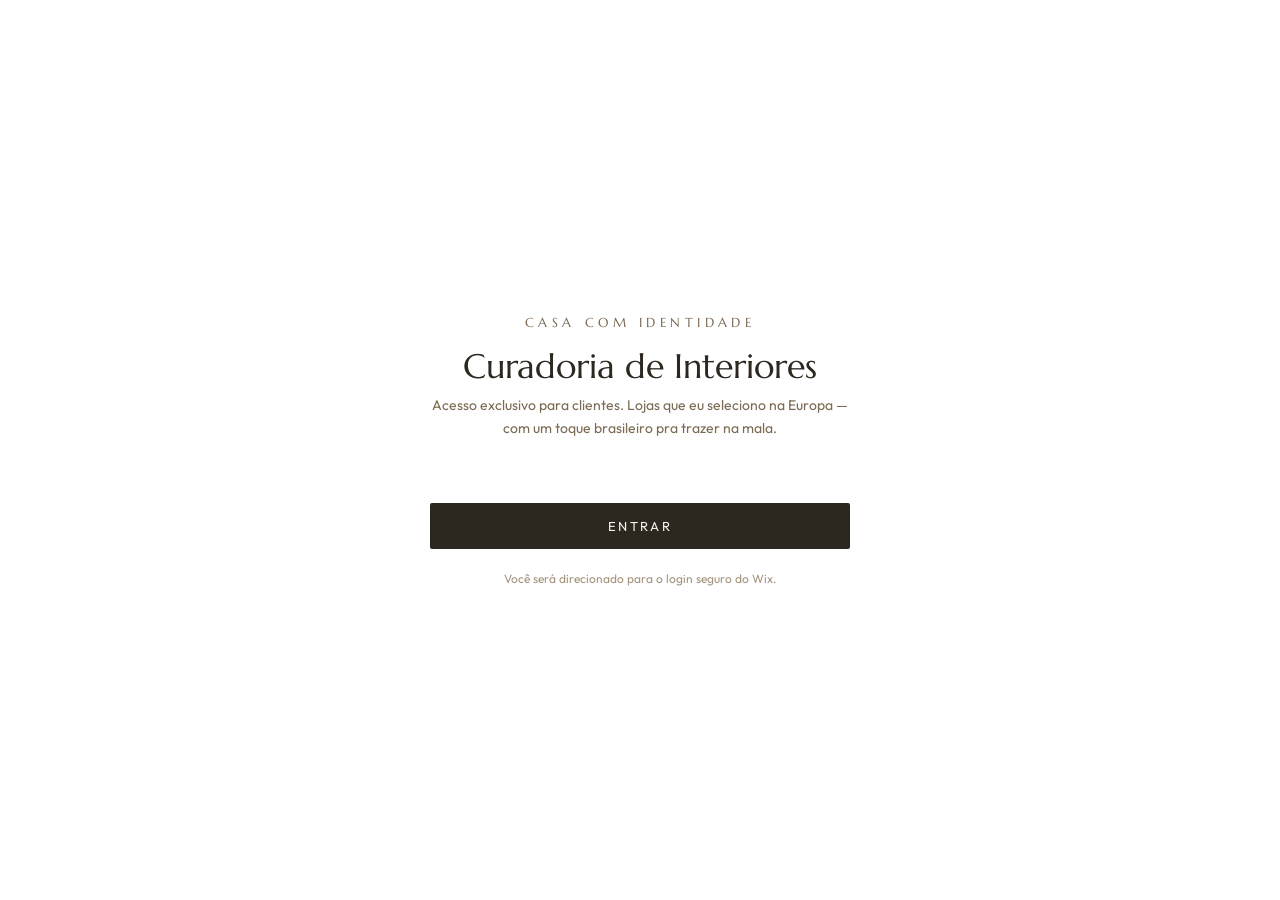
<file: index.html>
<!DOCTYPE html>
<html lang="pt-BR">
<head>
<meta charset="UTF-8">
<meta name="viewport" content="width=device-width, initial-scale=1.0">
<title>Curadoria · Casa com Identidade</title>
<link rel="preconnect" href="https://fonts.googleapis.com">
<link href="https://fonts.googleapis.com/css2?family=Marcellus&family=Cormorant+Garamond:ital,wght@1,500;1,600&family=Outfit:wght@300;400;500;600&display=swap" rel="stylesheet">
<link rel="stylesheet" href="./assets/styles.css">
</head>
<body>

<!-- LOGIN -->
<div id="loginScreen">
  <div class="login-card">
    <div class="mark">Casa com Identidade</div>
    <h1>Curadoria de Interiores</h1>
    <p>Acesso exclusivo para clientes. Lojas que eu seleciono na Europa — com um toque brasileiro pra trazer na mala.</p>
    <input type="text" id="accessName" placeholder="Seu nome" autocomplete="name">
    <div class="login-error" id="loginError"></div>
    <button class="btn-main" id="loginBtn">Entrar</button>
    <div class="login-hint" id="loginHint">Demonstração — digite seu nome para entrar. No site real, o acesso é liberado pela compra na Hotmart.</div>
  </div>
</div>

<!-- APP -->
<header>
  <div class="brand-wrap">
    <div class="brand">CCI <span>· Curadoria</span></div>
    <div class="brand-by">Por Gabriele Pinheiro</div>
  </div>
  <div class="header-actions">
    <button class="chip-btn" id="newsBtn">✦ Novidades</button>
    <button class="chip-btn" id="favBtn">♥ Favoritos <span class="count" id="favCount">0</span></button>
    <a class="chip-btn" id="bonusLink" href="https://pin.it/1rXqLrmLt" target="_blank" rel="noopener" style="text-decoration:none">❖ Caderno de Referências</a>
    <a class="chip-btn" id="igLink" href="https://www.instagram.com/gabrielepinhheiro/" target="_blank" rel="noopener" style="text-decoration:none" aria-label="Instagram">Instagram</a>
    <button class="chip-btn" id="adminBtn" style="display:none">+ Cadastrar produto</button>
    <button class="chip-btn" id="logoutBtn">Sair</button>
  </div>
</header>

<section class="hero">
  <div class="greet" id="greet"></div>
  <h2 id="heroTitle">Móveis e decoração com curadoria, loja a loja.</h2>
  <p id="heroSub">Cada peça abaixo foi avaliada: reputação da loja e países de entrega. Clique na peça para abrir direto na loja.</p>
</section>

<div class="toolbar">
  <label class="search">
    <svg viewBox="0 0 24 24"><circle cx="11" cy="11" r="7"></circle><path d="M21 21l-4.3-4.3"></path></svg>
    <input type="search" id="searchInput" placeholder="Buscar por nome, loja ou referência…">
  </label>
  <div class="country-pick" id="countryPick" style="display:none">
    <span style="font-size:12px;letter-spacing:.12em;text-transform:uppercase;color:var(--bronze)">Você mora em</span>
    <select id="countrySelect"></select>
  </div>
</div>

<nav class="atlas" id="atlas"></nav>
<div class="cats" id="cats"></div>
<main class="grid" id="grid"></main>
<div class="empty" id="emptyState" style="display:none">
  <div class="display">Nada por aqui ainda</div>
  <span id="emptyMsg"></span>
</div>

<footer style="padding:30px 5vw 50px;border-top:1px solid var(--line);text-align:center">
  <button id="legalLink" style="background:none;border:none;color:var(--bronze);font-size:12px;letter-spacing:.1em;text-decoration:underline;cursor:pointer">Aviso legal</button>
</footer>

<!-- ADMIN: cadastro rápido (briefing §5.7) -->
<div id="adminPanel">
  <div class="admin-card">
    <h3>Cadastrar produto</h3>
    <div class="sub">Cole a imagem do produto (Ctrl+V) ou o endereço dela, preencha os campos e use <strong>Salvar + próximo</strong> para cadastrar em sequência. A loja preenche região e entrega automaticamente.</div>

    <div class="field">
      <label>Imagem do produto</label>
      <div class="paste-zone" id="pasteZone" tabindex="0">
        <span class="hint" id="pasteHint"><b>Clique aqui e tecle Ctrl+V</b><br>para colar a imagem, ou arraste um arquivo</span>
      </div>
      <input type="url" id="aImgUrl" placeholder="…ou cole o endereço (URL) da imagem" style="margin-top:8px">
    </div>

    <div class="field">
      <label>Link do produto na loja</label>
      <input type="url" id="aLink" placeholder="https://www.loja.com/produto...">
    </div>

    <div class="row-2">
      <div class="field"><label>Nome (português)</label><input id="aName" placeholder="Ex.: Mesa de jantar Linnea"></div>
      <div class="field"><label>Referência da loja (original)</label><input id="aRef" placeholder="Ex.: Esstisch Linnea Eiche"></div>
    </div>

    <div class="row-2">
      <div class="field"><label>Loja</label><select id="aStore"></select></div>
      <div class="field"><label>Categoria</label><select id="aCat"></select></div>
    </div>

    <div class="field"><label>Entrega (vem da loja)</label><input id="aShips" placeholder="—" readonly style="color:var(--bronze)"></div>

    <div class="field">
      <label>Faixa de preço</label>
      <div class="euro-pick" id="euroPick"></div>
    </div>

    <div class="check-row">
      <input type="checkbox" id="aNew">
      <label for="aNew" style="margin:0;text-transform:none;letter-spacing:0;font-size:13px;color:var(--ink)">Marcar como novidade</label>
      <input type="date" id="aNewUntil" style="display:none;width:auto;padding:8px 10px">
    </div>

    <div class="admin-note" id="adminNote"></div>

    <div class="admin-actions">
      <button class="btn-main" style="flex:1" id="saveNextBtn">Salvar + próximo</button>
      <button class="btn-ghost" id="saveCloseBtn">Salvar</button>
      <button class="btn-ghost" id="adminCloseBtn">Fechar</button>
    </div>
  </div>
</div>

<!-- AVISO LEGAL (briefing §5.2) -->
<div id="legalModal">
  <div class="legal-card">
    <h3>Aviso legal</h3>
    <div class="legal-body" id="legalBody"></div>
    <div class="admin-actions">
      <button class="btn-main" style="flex:1" id="legalAcceptBtn">Li e concordo</button>
      <button class="btn-ghost" id="legalCloseBtn" style="display:none">Fechar</button>
    </div>
  </div>
</div>

<div class="toast" id="toast"></div>

<script type="module" src="./assets/app.js"></script>
</body>
</html>
</file>
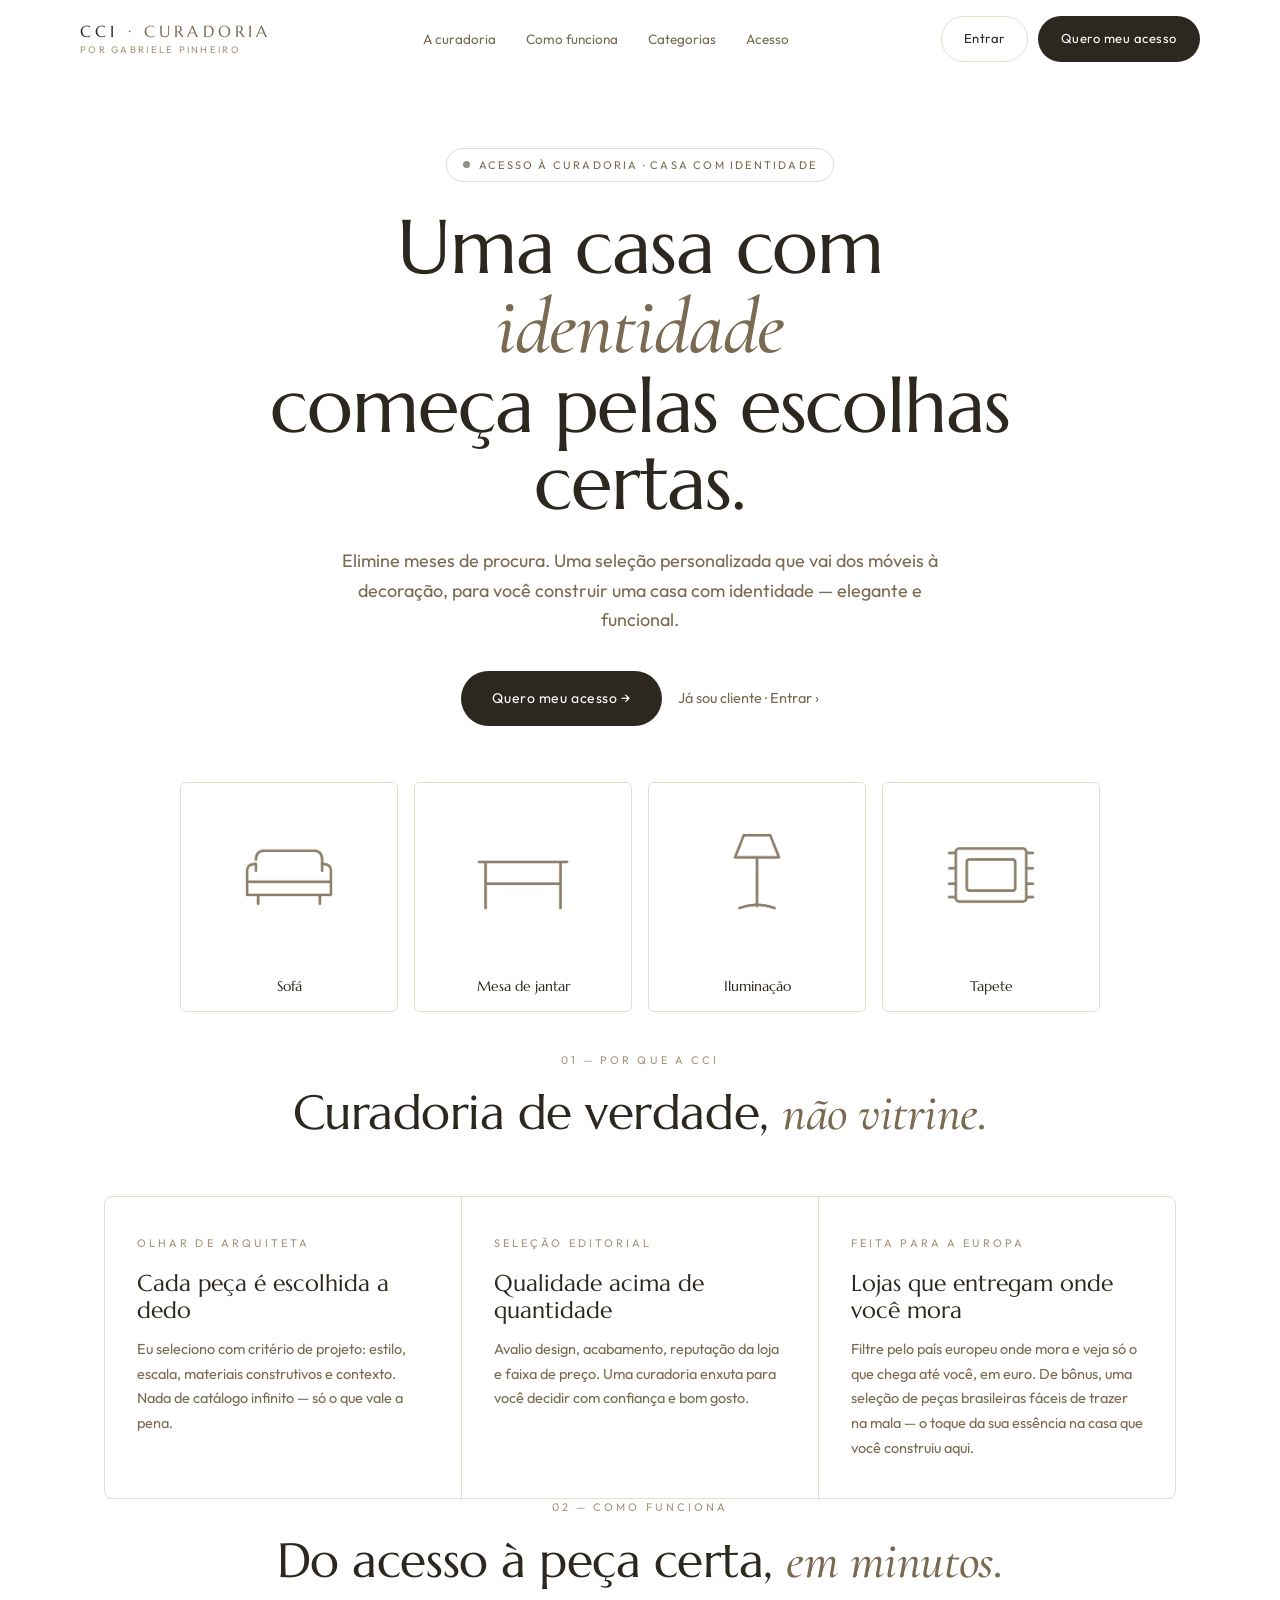
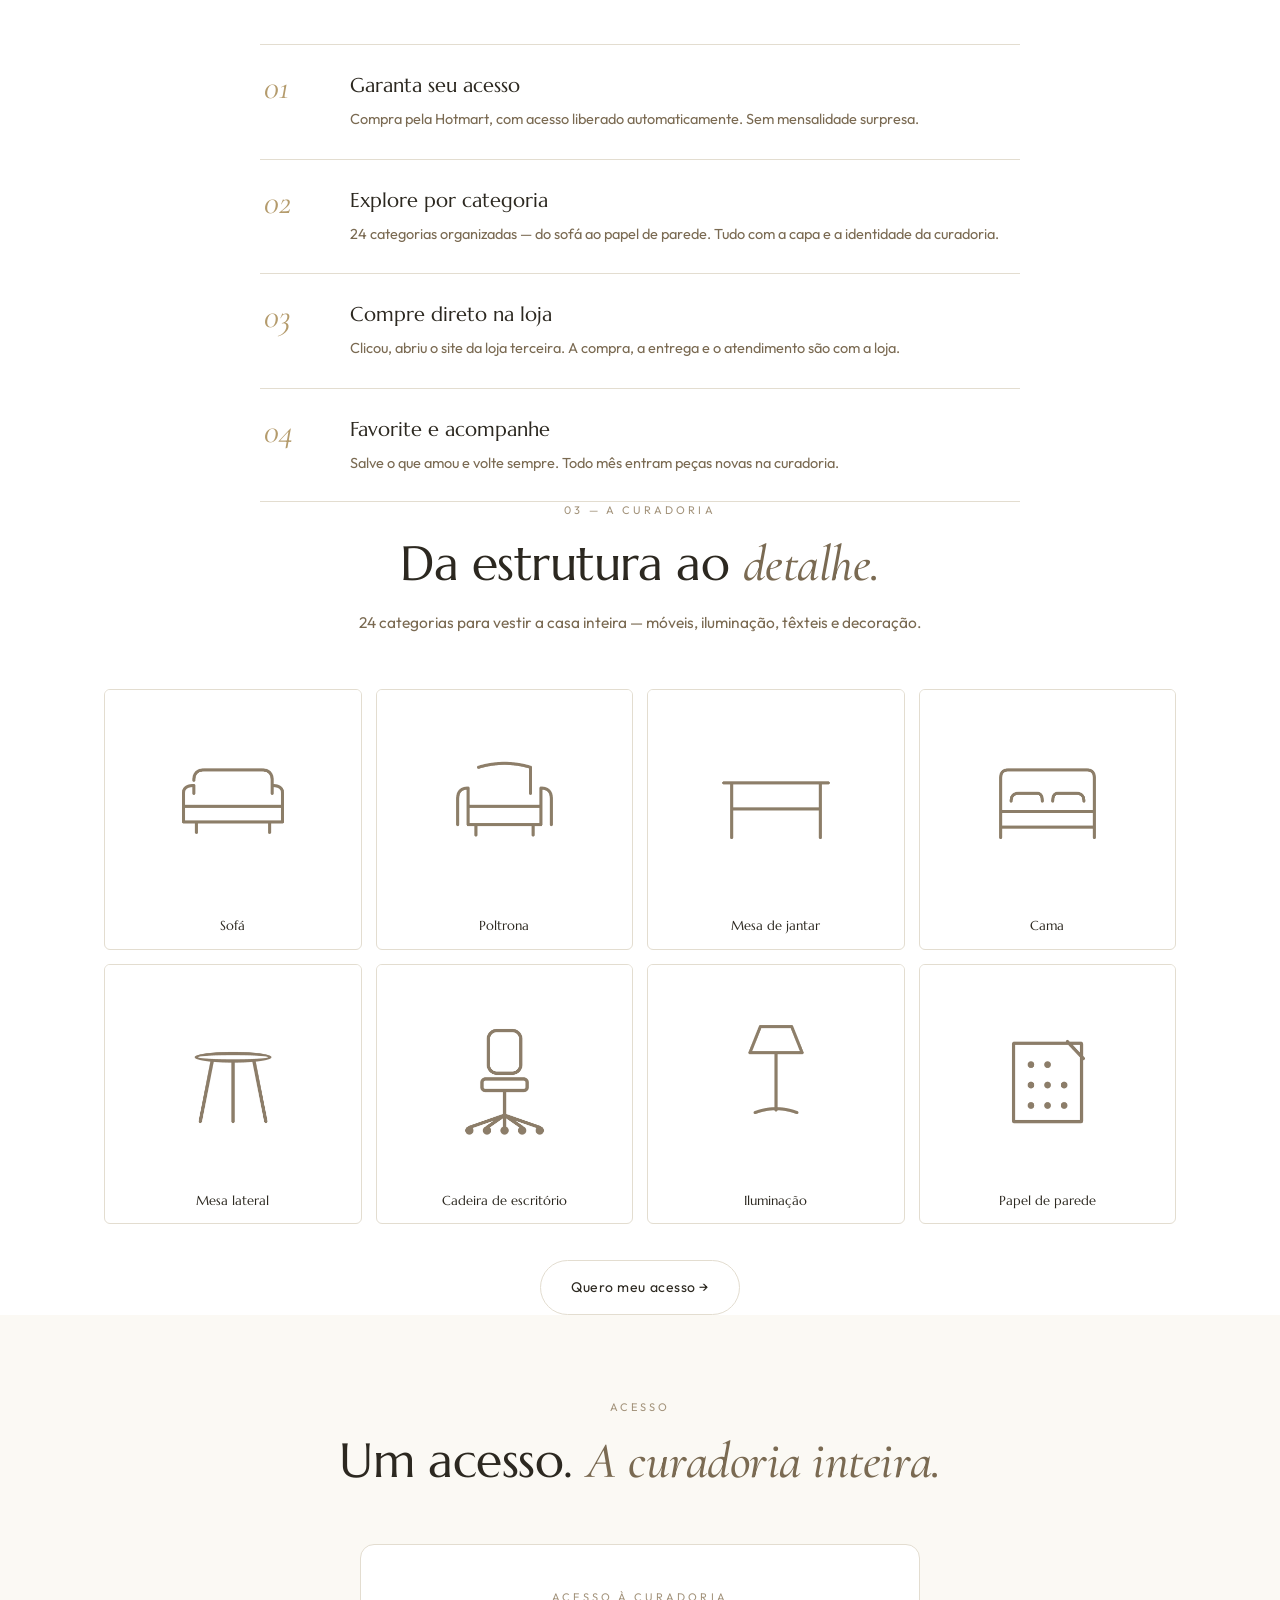
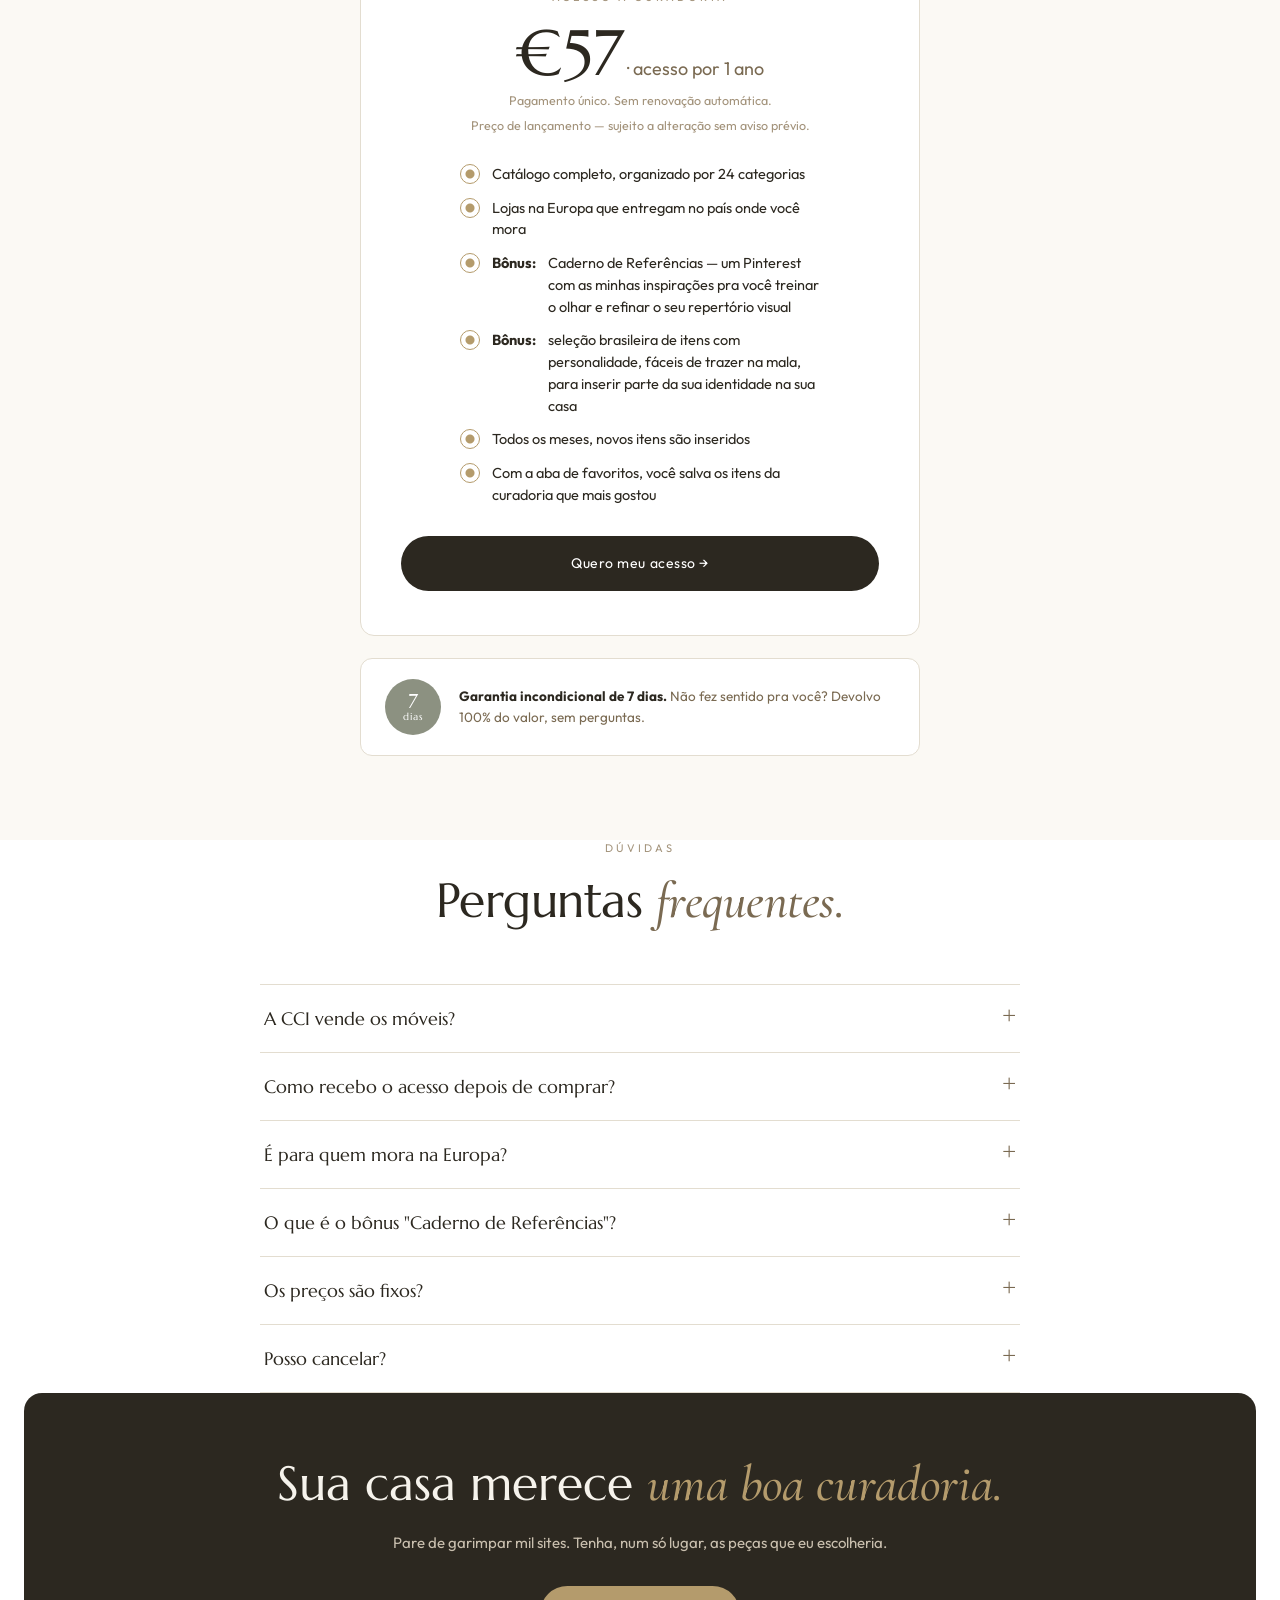
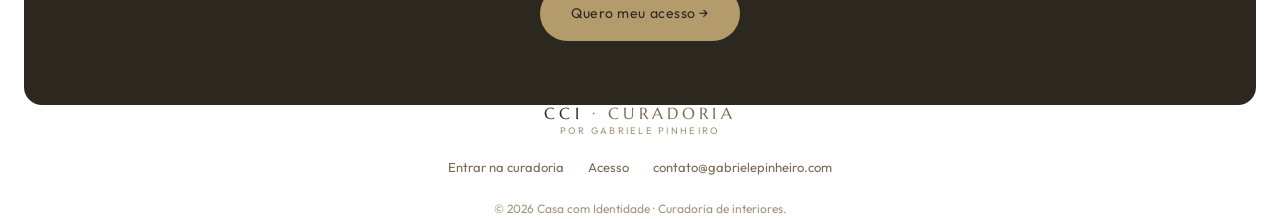
<file: vendas.html>
<!DOCTYPE html>
<html lang="pt-BR">
<head>
<meta charset="UTF-8">
<meta name="viewport" content="width=device-width, initial-scale=1.0">
<title>Casa com Identidade · Acesso à Curadoria</title>
<meta name="description" content="Curadoria de interiores para brasileiros na Europa — móveis e decoração selecionados peça a peça pela arquiteta Gabriele Pinheiro. Com o bônus Caderno de Referências e um toque brasileiro pra trazer na mala.">
<link rel="preconnect" href="https://fonts.googleapis.com">
<link href="https://fonts.googleapis.com/css2?family=Marcellus&family=Cormorant+Garamond:ital,wght@0,500;1,500;1,600&family=Outfit:wght@300;400;500;600;700&display=swap" rel="stylesheet">
<style>
  :root{
    --linen:#F6F3EC; --card:#FFFFFF; --ink:#2C2820;
    --bronze:#7A6A52; --bronze-soft:#A3937B; --sage:#8C9181;
    --line:#E3DDD0; --gold:#B49B6C; --cream:#FBF9F4;
  }
  *{margin:0;padding:0;box-sizing:border-box}
  html{scroll-behavior:smooth}
  body{font-family:'Outfit',sans-serif;background:#FFFFFF;color:var(--ink);line-height:1.5;-webkit-font-smoothing:antialiased}
  a{color:inherit;text-decoration:none}
  .wrap{max-width:1120px;margin:0 auto;padding:0 24px}
  .ital{font-family:'Cormorant Garamond',serif;font-style:italic;font-weight:500}
  .eyebrow{font-size:11px;letter-spacing:.28em;text-transform:uppercase;color:var(--bronze-soft)}

  /* ---------- NAV ---------- */
  .nav-outer{position:sticky;top:0;z-index:50;padding:16px 24px;backdrop-filter:saturate(150%) blur(8px);background:rgba(255,255,255,.78)}
  .nav{max-width:1120px;margin:0 auto;display:flex;align-items:center;justify-content:space-between;gap:20px}
  .logo{display:flex;flex-direction:column;line-height:1.1}
  .logo b{font-family:'Marcellus',serif;font-size:16px;letter-spacing:.26em;text-transform:uppercase;font-weight:400}
  .logo b span{color:var(--bronze)}
  .logo i{font-style:normal;font-size:9.5px;letter-spacing:.24em;text-transform:uppercase;color:var(--bronze-soft);margin-top:3px}
  .nav-links{display:flex;gap:30px;font-size:13.5px;color:var(--bronze)}
  .nav-links a:hover{color:var(--ink)}
  .nav-cta{display:flex;gap:10px;align-items:center}
  .btn{display:inline-flex;align-items:center;gap:8px;font-family:inherit;font-size:13px;letter-spacing:.04em;border-radius:999px;padding:12px 22px;cursor:pointer;transition:all .2s;border:1px solid transparent;white-space:nowrap}
  .btn-dark{background:var(--ink);color:#fff}
  .btn-dark:hover{background:var(--bronze)}
  .btn-outline{background:transparent;border-color:var(--line);color:var(--ink)}
  .btn-outline:hover{border-color:var(--ink)}
  .btn-lg{padding:16px 30px;font-size:14px}

  /* ---------- HERO ---------- */
  .hero{text-align:center;padding:70px 0 40px}
  .pill{display:inline-flex;align-items:center;gap:9px;border:1px solid var(--line);border-radius:999px;padding:8px 16px;font-size:11px;letter-spacing:.2em;text-transform:uppercase;color:var(--bronze)}
  .pill .dot{width:7px;height:7px;border-radius:999px;background:var(--sage)}
  .hero h1{font-family:'Marcellus',serif;font-weight:400;font-size:clamp(38px,6.5vw,76px);line-height:1.02;letter-spacing:-.015em;margin:26px auto 0;max-width:13ch}
  .hero h1 .ital{font-size:1.05em;color:var(--bronze)}
  .hero h1 .muted{color:var(--bronze-soft)}
  .hero .lead{font-size:clamp(15px,1.8vw,18px);color:var(--bronze);max-width:620px;margin:24px auto 0;line-height:1.65}
  .hero .actions{display:flex;gap:16px;align-items:center;justify-content:center;margin-top:36px;flex-wrap:wrap}
  .link-arrow{color:var(--bronze);font-size:14.5px;border-bottom:1px solid transparent;transition:border-color .2s}
  .link-arrow:hover{border-bottom-color:var(--bronze)}

  /* preview collage */
  .preview{margin:56px auto 0;display:grid;grid-template-columns:repeat(4,1fr);gap:16px;max-width:920px}
  .preview figure{border:1px solid var(--line);border-radius:6px;overflow:hidden;background:var(--card)}
  .preview img{width:100%;aspect-ratio:1/.85;object-fit:cover;display:block}
  .preview figcaption{font-family:'Marcellus',serif;font-size:13.5px;text-align:center;padding:10px 4px 14px}
  @media(max-width:720px){ .preview{grid-template-columns:repeat(2,1fr)} }

  /* ---------- SECTION SHELL ---------- */
  section{padding:84px 0}
  .sec-head{text-align:center;max-width:760px;margin:0 auto 54px}
  .sec-head .eyebrow{display:block;margin-bottom:18px}
  .sec-head h2{font-family:'Marcellus',serif;font-weight:400;font-size:clamp(28px,4.4vw,48px);line-height:1.1;letter-spacing:-.01em}
  .sec-head h2 .ital{color:var(--bronze);font-size:1.06em}
  .sec-head p{color:var(--bronze);margin-top:16px;font-size:15.5px;line-height:1.7}

  /* ---------- 01 BENEFÍCIOS ---------- */
  .cols{display:grid;grid-template-columns:repeat(3,1fr);gap:1px;background:var(--line);border:1px solid var(--line);border-radius:8px;overflow:hidden}
  .col{background:#fff;padding:38px 32px}
  .col .eyebrow{display:block;margin-bottom:18px}
  .col h3{font-family:'Marcellus',serif;font-weight:400;font-size:23px;line-height:1.2;margin-bottom:12px;min-height:2.4em}
  @media(max-width:760px){ .col h3{min-height:0} }
  .col p{color:var(--bronze);font-size:14.5px;line-height:1.7}
  @media(max-width:760px){ .cols{grid-template-columns:1fr} }

  /* ---------- 02 COMO FUNCIONA ---------- */
  .steps{max-width:760px;margin:0 auto;display:flex;flex-direction:column;gap:2px}
  .step{display:grid;grid-template-columns:64px 1fr;gap:22px;align-items:start;padding:26px 4px;border-top:1px solid var(--line)}
  .step:last-child{border-bottom:1px solid var(--line)}
  .step .num{font-family:'Cormorant Garamond',serif;font-style:italic;font-size:34px;color:var(--gold);line-height:1}
  .step h3{font-family:'Marcellus',serif;font-weight:400;font-size:20px;margin-bottom:6px}
  .step p{color:var(--bronze);font-size:14.5px;line-height:1.65}

  /* ---------- 03 GALERIA ---------- */
  .gallery{display:grid;grid-template-columns:repeat(4,1fr);gap:14px}
  .gallery figure{border:1px solid var(--line);border-radius:6px;overflow:hidden;background:#fff;transition:transform .2s,box-shadow .2s}
  .gallery figure:hover{transform:translateY(-3px);box-shadow:0 14px 30px rgba(60,50,30,.08)}
  .gallery img{width:100%;aspect-ratio:1/.85;object-fit:cover;display:block}
  .gallery figcaption{font-family:'Marcellus',serif;font-size:13px;text-align:center;padding:9px 4px 13px;color:var(--ink)}
  @media(max-width:860px){ .gallery{grid-template-columns:repeat(3,1fr)} }
  @media(max-width:560px){ .gallery{grid-template-columns:repeat(2,1fr)} }

  /* ---------- PREÇO ---------- */
  .price-sec{background:var(--cream)}
  .price-card{max-width:560px;margin:0 auto;background:#fff;border:1px solid var(--line);border-radius:14px;padding:44px 40px;text-align:center}
  .price-card .eyebrow{display:block;margin-bottom:16px}
  .price-card .value{font-family:'Marcellus',serif;font-size:clamp(40px,7vw,64px);line-height:1;margin:6px 0}
  .price-card .value small{font-size:18px;color:var(--bronze);font-family:'Outfit';font-weight:400}
  .price-card .note{color:var(--bronze-soft);font-size:12.5px;margin-top:6px}
  .incl{list-style:none;text-align:left;max-width:360px;margin:28px auto 30px;display:flex;flex-direction:column;gap:12px}
  .incl li{display:flex;gap:12px;font-size:14.5px;color:var(--ink)}
  .incl li::before{content:"";flex:0 0 18px;height:18px;border-radius:999px;border:1px solid var(--gold);background:radial-gradient(circle at 50% 50%, var(--gold) 0 4px, transparent 5px);margin-top:1px}
  .guarantee{max-width:560px;margin:22px auto 0;display:flex;align-items:center;gap:18px;background:#fff;border:1px solid var(--line);border-radius:12px;padding:20px 24px}
  .guarantee .seal{flex:0 0 56px;height:56px;border-radius:999px;background:var(--sage);color:#fff;display:flex;flex-direction:column;align-items:center;justify-content:center;font-family:'Marcellus',serif;line-height:1}
  .guarantee .seal-n{font-size:20px} .guarantee .seal-u{font-size:10px;letter-spacing:.1em}
  .guarantee p{font-size:13.5px;color:var(--bronze);line-height:1.55}
  .guarantee b{color:var(--ink)}

  /* ---------- FAQ ---------- */
  .faq{max-width:760px;margin:0 auto}
  details{border-top:1px solid var(--line);padding:20px 4px}
  details:last-child{border-bottom:1px solid var(--line)}
  summary{font-family:'Marcellus',serif;font-size:18px;cursor:pointer;list-style:none;display:flex;justify-content:space-between;gap:16px}
  summary::-webkit-details-marker{display:none}
  summary::after{content:"+";color:var(--bronze);font-size:22px;line-height:1}
  details[open] summary::after{content:"–"}
  details p{color:var(--bronze);font-size:14.5px;line-height:1.7;margin-top:14px}

  /* ---------- FINAL CTA + FOOTER ---------- */
  .final{text-align:center;background:var(--ink);color:var(--linen);border-radius:18px;padding:64px 28px;margin:0 24px}
  .final h2{font-family:'Marcellus',serif;font-weight:400;font-size:clamp(30px,4.6vw,48px);line-height:1.1}
  .final h2 .ital{color:var(--gold);font-size:1.06em}
  .final p{color:#C9BFAE;margin:18px auto 30px;max-width:520px;font-size:15px;line-height:1.65}
  .final .btn-dark{background:var(--gold);color:var(--ink)}
  .final .btn-dark:hover{background:#fff}
  footer{padding:54px 0 40px;text-align:center}
  footer .logo{align-items:center}
  footer .f-links{display:flex;gap:24px;justify-content:center;margin:22px 0 18px;font-size:13px;color:var(--bronze)}
  footer .f-links a:hover{color:var(--ink)}
  footer small{color:var(--bronze-soft);font-size:12px}
</style>
</head>
<body>

<!-- NAV -->
<div class="nav-outer">
  <nav class="nav">
    <a class="logo" href="#topo">
      <b>CCI <span>· Curadoria</span></b>
      <i>Por Gabriele Pinheiro</i>
    </a>
    <div class="nav-links">
      <a href="#porque">A curadoria</a>
      <a href="#como">Como funciona</a>
      <a href="#categorias">Categorias</a>
      <a href="#preco">Acesso</a>
    </div>
    <div class="nav-cta">
      <a class="btn btn-outline" href="./index.html">Entrar</a>
      <a class="btn btn-dark" href="#preco">Quero meu acesso</a>
    </div>
  </nav>
</div>

<!-- HERO -->
<header class="hero wrap" id="topo">
  <span class="pill"><span class="dot"></span> Acesso à curadoria · Casa com Identidade</span>
  <h1>Uma casa com <span class="ital">identidade</span><br>começa pelas escolhas certas.</h1>
  <p class="lead">Elimine meses de procura. Uma seleção personalizada que vai dos móveis à decoração, para você construir uma casa com identidade — elegante e funcional.</p>
  <div class="actions">
    <a class="btn btn-dark btn-lg" href="#preco">Quero meu acesso →</a>
    <a class="link-arrow" href="./index.html">Já sou cliente · Entrar ›</a>
  </div>

  <div class="preview">
    <figure><img src="./assets/capas/capa-sofa.png" alt="Sofá"><figcaption>Sofá</figcaption></figure>
    <figure><img src="./assets/capas/capa-mesa-de-jantar.png" alt="Mesa de jantar"><figcaption>Mesa de jantar</figcaption></figure>
    <figure><img src="./assets/capas/capa-luminaria.png" alt="Iluminação"><figcaption>Iluminação</figcaption></figure>
    <figure><img src="./assets/capas/capa-tapete.png" alt="Tapete"><figcaption>Tapete</figcaption></figure>
  </div>
</header>

<!-- 01 POR QUE -->
<section id="porque" class="wrap">
  <div class="sec-head">
    <span class="eyebrow">01 — Por que a CCI</span>
    <h2>Curadoria de verdade, <span class="ital">não vitrine.</span></h2>
  </div>
  <div class="cols">
    <div class="col">
      <span class="eyebrow">Olhar de arquiteta</span>
      <h3>Cada peça é escolhida a dedo</h3>
      <p>Eu seleciono com critério de projeto: estilo, escala, materiais construtivos e contexto. Nada de catálogo infinito — só o que vale a pena.</p>
    </div>
    <div class="col">
      <span class="eyebrow">Seleção editorial</span>
      <h3>Qualidade acima de quantidade</h3>
      <p>Avalio design, acabamento, reputação da loja e faixa de preço. Uma curadoria enxuta para você decidir com confiança e bom gosto.</p>
    </div>
    <div class="col">
      <span class="eyebrow">Feita para a Europa</span>
      <h3>Lojas que entregam onde você mora</h3>
      <p>Filtre pelo país europeu onde mora e veja só o que chega até você, em euro. De bônus, uma seleção de peças brasileiras fáceis de trazer na mala — o toque da sua essência na casa que você construiu aqui.</p>
    </div>
  </div>
</section>

<!-- 02 COMO FUNCIONA -->
<section id="como" class="wrap">
  <div class="sec-head">
    <span class="eyebrow">02 — Como funciona</span>
    <h2>Do acesso à peça certa, <span class="ital">em minutos.</span></h2>
  </div>
  <div class="steps">
    <div class="step"><div class="num">01</div><div><h3>Garanta seu acesso</h3><p>Compra pela Hotmart, com acesso liberado automaticamente. Sem mensalidade surpresa.</p></div></div>
    <div class="step"><div class="num">02</div><div><h3>Explore por categoria</h3><p>24 categorias organizadas — do sofá ao papel de parede. Tudo com a capa e a identidade da curadoria.</p></div></div>
    <div class="step"><div class="num">03</div><div><h3>Compre direto na loja</h3><p>Clicou, abriu o site da loja terceira. A compra, a entrega e o atendimento são com a loja.</p></div></div>
    <div class="step"><div class="num">04</div><div><h3>Favorite e acompanhe</h3><p>Salve o que amou e volte sempre. Todo mês entram peças novas na curadoria.</p></div></div>
  </div>
</section>

<!-- 03 CATEGORIAS -->
<section id="categorias" class="wrap">
  <div class="sec-head">
    <span class="eyebrow">03 — A curadoria</span>
    <h2>Da estrutura ao <span class="ital">detalhe.</span></h2>
    <p>24 categorias para vestir a casa inteira — móveis, iluminação, têxteis e decoração.</p>
  </div>
  <div class="gallery">
    <figure><img src="./assets/capas/capa-sofa.png" alt=""><figcaption>Sofá</figcaption></figure>
    <figure><img src="./assets/capas/capa-poltrona.png" alt=""><figcaption>Poltrona</figcaption></figure>
    <figure><img src="./assets/capas/capa-mesa-de-jantar.png" alt=""><figcaption>Mesa de jantar</figcaption></figure>
    <figure><img src="./assets/capas/capa-cama.png" alt=""><figcaption>Cama</figcaption></figure>
    <figure><img src="./assets/capas/capa-mesa-lateral.png" alt=""><figcaption>Mesa lateral</figcaption></figure>
    <figure><img src="./assets/capas/capa-cadeira-de-escritorio.png" alt=""><figcaption>Cadeira de escritório</figcaption></figure>
    <figure><img src="./assets/capas/capa-luminaria.png" alt=""><figcaption>Iluminação</figcaption></figure>
    <figure><img src="./assets/capas/capa-papel-de-parede.png" alt=""><figcaption>Papel de parede</figcaption></figure>
  </div>
  <div style="text-align:center;margin-top:36px"><a class="btn btn-outline btn-lg" href="#preco">Quero meu acesso →</a></div>
</section>

<!-- PREÇO -->
<section id="preco" class="price-sec">
  <div class="wrap">
    <div class="sec-head">
      <span class="eyebrow">Acesso</span>
      <h2>Um acesso. <span class="ital">A curadoria inteira.</span></h2>
    </div>
    <div class="price-card">
      <span class="eyebrow">Acesso à curadoria</span>
      <div class="value">€57<small> · acesso por 1 ano</small></div>
      <div class="note">Pagamento único. Sem renovação automática.</div>
      <div class="note">Preço de lançamento — sujeito a alteração sem aviso prévio.</div>
      <ul class="incl">
        <li>Catálogo completo, organizado por 24 categorias</li>
        <li>Lojas na Europa que entregam no país onde você mora</li>
        <li><b>Bônus:</b> Caderno de Referências — um Pinterest com as minhas inspirações pra você treinar o olhar e refinar o seu repertório visual</li>
        <li><b>Bônus:</b> seleção brasileira de itens com personalidade, fáceis de trazer na mala, para inserir parte da sua identidade na sua casa</li>
        <li>Todos os meses, novos itens são inseridos</li>
        <li>Com a aba de favoritos, você salva os itens da curadoria que mais gostou</li>
      </ul>
      <a class="btn btn-dark btn-lg" href="https://pay.hotmart.com/H106199806T" target="_blank" rel="noopener" style="width:100%;justify-content:center">Quero meu acesso →</a>
    </div>
    <div class="guarantee">
      <div class="seal"><span class="seal-n">7</span><span class="seal-u">dias</span></div>
      <p><b>Garantia incondicional de 7 dias.</b> Não fez sentido pra você? Devolvo 100% do valor, sem perguntas.</p>
    </div>
  </div>
</section>

<!-- FAQ -->
<section class="wrap">
  <div class="sec-head">
    <span class="eyebrow">Dúvidas</span>
    <h2>Perguntas <span class="ital">frequentes.</span></h2>
  </div>
  <div class="faq">
    <details><summary>A CCI vende os móveis?</summary><p>Não. A Casa com Identidade é uma curadoria indicativa. A compra acontece diretamente no site da loja terceira — eu apenas seleciono e organizo as melhores peças para você.</p></details>
    <details><summary>Como recebo o acesso depois de comprar?</summary><p>O acesso é liberado automaticamente pela Hotmart após a compra. Você entra com seu e-mail e já começa a navegar.</p></details>
    <details><summary>É para quem mora na Europa?</summary><p>Sim — a curadoria é pensada para brasileiros que vivem na Europa. Você filtra pelo país europeu onde mora e vê as lojas que entregam aí, em euro. Como bônus, há uma seleção brasileira de itens fáceis de trazer na mala — decoração, arte e têxteis — o toque da sua essência na casa que você construiu na Europa.</p></details>
    <details><summary>O que é o bônus "Caderno de Referências"?</summary><p>É um Pinterest com as minhas inspirações: boards de ambientes e combinações pra você treinar o olhar e refinar o seu repertório visual — assim você monta os espaços com confiança, sem se sentir perdida diante de tantas opções.</p></details>
    <details><summary>Os preços são fixos?</summary><p>Mostro uma faixa de preço por símbolos de moeda, como referência. O valor final é sempre o que estiver na loja terceira no momento da compra.</p></details>
    <details><summary>Posso cancelar?</summary><p>Você tem 7 dias de garantia incondicional. Não fez sentido pra você? Devolvo 100% do valor.</p></details>
  </div>
</section>

<!-- FINAL CTA -->
<div class="final">
  <h2>Sua casa merece <span class="ital">uma boa curadoria.</span></h2>
  <p>Pare de garimpar mil sites. Tenha, num só lugar, as peças que eu escolheria.</p>
  <a class="btn btn-dark btn-lg" href="https://pay.hotmart.com/H106199806T" target="_blank" rel="noopener">Quero meu acesso →</a>
</div>

<!-- FOOTER -->
<footer class="wrap">
  <div class="logo"><b>CCI <span>· Curadoria</span></b><i>Por Gabriele Pinheiro</i></div>
  <div class="f-links">
    <a href="./index.html">Entrar na curadoria</a>
    <a href="#preco">Acesso</a>
    <a href="mailto:contato@gabrielepinheiro.com">contato@gabrielepinheiro.com</a>
  </div>
  <small>© <span id="ano"></span> Casa com Identidade · Curadoria de interiores.</small>
</footer>
<script>document.getElementById('ano').textContent=new Date().getFullYear();</script>
</body>
</html>
</file>
<file: assets/styles.css>
/* =============================================================
   styles.css — identidade visual "Casa com Identidade" (CCI).
   Base fiel ao prototipo aprovado. Adicoes marcadas com (+ NOVO).
   ============================================================= */
:root{
  --linen:#F6F3EC;
  --card:#FFFFFF;
  --ink:#2C2820;
  --bronze:#7A6A52;
  --bronze-soft:#A3937B;
  --sage:#8C9181;
  --line:#E3DDD0;
  --gold:#B49B6C;
}
*{margin:0;padding:0;box-sizing:border-box}
body{font-family:'Outfit',sans-serif;background:#FFFFFF;color:var(--ink);min-height:100vh}
h1,h2,h3,.display{font-family:'Marcellus',serif;font-weight:400}
button{font-family:inherit;cursor:pointer}

/* ---------- LOGIN ---------- */
#loginScreen{position:fixed;inset:0;background:#FFFFFF;display:flex;align-items:center;justify-content:center;z-index:100;padding:24px}
.login-card{max-width:420px;width:100%;text-align:center}
.login-card .mark{font-family:'Marcellus',serif;font-size:13px;letter-spacing:.35em;text-transform:uppercase;color:var(--bronze)}
.login-card h1{font-size:34px;margin:14px 0 6px}
.login-card p{font-size:14px;color:var(--bronze);margin-bottom:34px;line-height:1.6}
.login-card input{width:100%;padding:15px 18px;border:1px solid var(--line);background:var(--card);font-size:15px;font-family:inherit;outline:none;text-align:center;letter-spacing:.08em;border-radius:2px}
.login-card input:focus{border-color:var(--bronze)}
.login-card .btn-main{width:100%;margin-top:12px}
.login-hint{margin-top:22px;font-size:12px;color:var(--bronze-soft)}
.login-hint code{background:var(--card);border:1px solid var(--line);padding:2px 8px;border-radius:2px;font-size:12px}
.login-error{color:#A05A4A;font-size:13px;margin-top:10px;min-height:18px}

.btn-main{background:var(--ink);color:var(--linen);border:none;padding:15px 26px;font-size:13px;letter-spacing:.18em;text-transform:uppercase;border-radius:2px;transition:background .2s}
.btn-main:hover{background:var(--bronze)}

/* ---------- HEADER ---------- */
header{padding:26px 5vw 0;display:flex;justify-content:space-between;align-items:center;flex-wrap:wrap;gap:14px}
.brand{font-family:'Marcellus',serif;font-size:15px;letter-spacing:.3em;text-transform:uppercase}
.brand span{color:var(--bronze)}
.brand-by{font-size:10.5px;letter-spacing:.22em;text-transform:uppercase;color:var(--bronze-soft);margin-top:5px}
.header-actions{display:flex;gap:10px;align-items:center;flex-wrap:wrap}
.chip-btn{background:transparent;border:1px solid var(--line);padding:9px 18px;font-size:12px;letter-spacing:.12em;text-transform:uppercase;border-radius:2px;color:var(--ink);transition:all .2s;display:flex;gap:8px;align-items:center}
.chip-btn:hover,.chip-btn.active{background:var(--ink);color:var(--linen);border-color:var(--ink)}
.chip-btn .count{background:var(--gold);color:#fff;border-radius:999px;font-size:10px;min-width:17px;height:17px;display:inline-flex;align-items:center;justify-content:center;padding:0 4px}

.hero{padding:40px 5vw 8px}
.hero h2{font-size:clamp(32px,5.2vw,56px);max-width:760px;line-height:1.08;letter-spacing:-.01em}
.hero h2 .ital{font-family:'Cormorant Garamond',serif;font-style:italic;font-weight:500;color:var(--bronze);font-size:1.08em}
.hero .greet{font-size:12px;letter-spacing:.22em;text-transform:uppercase;color:var(--gold);margin-bottom:14px} /*+ NOVO: saudação */
.hero .greet button{background:none;border:none;color:var(--bronze);font-size:12px;text-decoration:underline;letter-spacing:.05em;text-transform:none}
.hero p{margin-top:14px;font-size:14.5px;color:var(--bronze);max-width:560px;line-height:1.7}

/* ---------- BUSCA (+ NOVO) ---------- */
.toolbar{display:flex;gap:14px;align-items:center;justify-content:flex-start;padding:22px 5vw 2px;flex-wrap:wrap}
.search{flex:0 1 380px;display:flex;align-items:center;gap:10px;background:var(--card);border:1px solid var(--line);border-radius:8px;padding:0 16px;transition:border-color .2s, box-shadow .2s}
.search:focus-within{border-color:var(--bronze-soft);box-shadow:0 0 0 3px rgba(180,155,108,.08)}
.search input{flex:1;border:none;outline:none;background:none;font-family:inherit;font-size:14px;letter-spacing:.02em;padding:12px 0;color:var(--ink)}
.search input::placeholder{color:var(--bronze-soft);letter-spacing:.03em}
.search svg{width:15px;height:15px;stroke:var(--bronze-soft);fill:none;stroke-width:1.8}
.country-pick{display:flex;align-items:center;gap:8px}
.country-pick select{border:1px solid var(--line);background:var(--card);font-family:inherit;font-size:13px;padding:11px 12px;border-radius:8px;color:var(--ink);outline:none;transition:border-color .2s}
.country-pick select:focus{border-color:var(--bronze-soft)}

/* ---------- ATLAS (regiões) ---------- */
.atlas{display:flex;gap:0;overflow-x:auto;border-top:1px solid var(--line);border-bottom:1px solid var(--line);margin:22px 0 0;padding:0 5vw;scrollbar-width:none}
.atlas::-webkit-scrollbar{display:none}
.atlas button{background:none;border:none;border-bottom:2px solid transparent;padding:16px 20px;font-size:13px;letter-spacing:.1em;text-transform:uppercase;color:var(--bronze);white-space:nowrap;display:flex;flex-direction:column;align-items:center;gap:3px;transition:color .2s}
.atlas button .cur{font-size:10px;color:var(--bronze-soft);letter-spacing:.2em}
.atlas button.active{color:var(--ink);border-bottom-color:var(--ink)}
.atlas button:hover{color:var(--ink)}

/* ---------- CATEGORIAS ---------- */
.cats{display:flex;gap:6px;flex-wrap:wrap;justify-content:center;padding:18px 8vw 6px}
.cats button{background:transparent;border:1px solid transparent;padding:7px 15px;font-size:12px;letter-spacing:.05em;border-radius:999px;color:var(--bronze);transition:all .2s}
.cats button:hover{color:var(--ink);background:#FAF7F1}
.cats button.active{background:var(--bronze);border-color:var(--bronze);color:#fff}

/* ---------- GRID ---------- */
.grid{display:grid;grid-template-columns:repeat(auto-fill,minmax(245px,1fr));gap:22px;padding:26px 5vw 70px}
.empty{padding:70px 5vw;text-align:center;color:var(--bronze);font-size:14.5px;line-height:1.7}
.empty .display{font-size:24px;color:var(--ink);margin-bottom:8px}

.card{background:var(--card);border:1px solid var(--line);border-radius:3px;overflow:hidden;display:flex;flex-direction:column;transition:transform .2s, box-shadow .2s;position:relative}
.card:hover{transform:translateY(-3px);box-shadow:0 14px 30px rgba(60,50,30,.09)}
.card .img{aspect-ratio:1/.85;background:#FFFFFF;display:flex;align-items:center;justify-content:center;cursor:pointer;overflow:hidden}
.card .img svg{width:62%;height:62%;stroke:var(--bronze);fill:none;stroke-width:2.4;opacity:.85}
.card .img img{width:100%;height:100%;object-fit:cover} /*+ NOVO: foto real do produto */
.badge-new{position:absolute;top:12px;left:12px;background:var(--gold);color:#fff;font-size:10px;letter-spacing:.18em;text-transform:uppercase;padding:4px 10px;border-radius:2px} /*+ NOVO: selo Novo */
.fav{position:absolute;top:12px;right:12px;background:rgba(255,255,255,.9);border:1px solid var(--line);width:34px;height:34px;border-radius:999px;display:flex;align-items:center;justify-content:center;font-size:16px;color:var(--bronze);transition:all .2s}
.fav.on{background:var(--bronze);border-color:var(--bronze);color:#FFFFFF}
.card .info{padding:16px 18px 18px;display:flex;flex-direction:column;gap:4px;flex:1}
.card .store{font-size:10.5px;letter-spacing:.22em;text-transform:uppercase;color:var(--bronze-soft)}
.card .name{font-family:'Marcellus',serif;font-size:17.5px;line-height:1.25;cursor:pointer}
.card .name:hover{color:var(--bronze)}
.card .ref{font-size:11.5px;color:var(--bronze-soft);font-style:italic} /*+ NOVO: referência original da loja */
.card .meta{display:flex;justify-content:space-between;align-items:flex-end;margin-top:10px}
.ships{font-size:11.5px;color:var(--bronze);line-height:1.4}
.price{font-family:'Marcellus',serif;font-size:15px;letter-spacing:.06em;color:var(--ink)}
.price .dim{color:var(--line)}

/* Cartão de categoria ainda sem produtos cadastrados (+ NOVO) */
/* Entrada por categoria (capas clicáveis) — sempre nº par de colunas,
   para nunca sobrar um card sozinho na última linha. */
.grid-cats{grid-template-columns:repeat(2,1fr)}
@media (min-width:760px){ .grid-cats{grid-template-columns:repeat(4,1fr)} }
.cat-tile{background:var(--card);border:1px solid var(--line);border-radius:3px;overflow:hidden;cursor:pointer;display:flex;flex-direction:column;transition:transform .2s, box-shadow .2s}
.cat-tile:hover{transform:translateY(-3px);box-shadow:0 14px 30px rgba(60,50,30,.09)}
.cat-tile-img{aspect-ratio:1/.85;background:#FFFFFF;display:flex;align-items:center;justify-content:center;overflow:hidden}
.cat-tile-img img{width:100%;height:100%;object-fit:cover}
.cat-tile-name{font-family:'Marcellus',serif;font-size:16px;letter-spacing:.03em;line-height:1.25;text-align:center;padding:14px 12px;color:var(--ink);border-top:1px solid var(--line);transition:color .2s;display:flex;align-items:center;justify-content:center;min-height:64px}
.cat-tile:hover .cat-tile-name{color:var(--bronze)}

/* ---------- ADMIN ---------- */
#adminPanel{position:fixed;inset:0;background:rgba(44,40,32,.45);display:none;align-items:flex-start;justify-content:center;z-index:90;padding:5vh 16px;overflow:auto}
#adminPanel.open{display:flex}
.admin-card{background:var(--linen);max-width:560px;width:100%;border-radius:4px;padding:34px 34px 30px}
.admin-card h3{font-size:24px;margin-bottom:4px}
.admin-card .sub{font-size:13px;color:var(--bronze);margin-bottom:24px;line-height:1.6}
.field{margin-bottom:14px}
.field label{display:block;font-size:11px;letter-spacing:.18em;text-transform:uppercase;color:var(--bronze);margin-bottom:6px}
.field input,.field select{width:100%;padding:12px 14px;border:1px solid var(--line);background:var(--card);font-size:14px;font-family:inherit;outline:none;border-radius:2px}
.field input:focus,.field select:focus{border-color:var(--bronze)}

/* área de colar imagem (+ NOVO — briefing §5.7: colar Ctrl+V) */
.paste-zone{border:1.5px dashed var(--bronze-soft);border-radius:3px;background:var(--card);padding:18px;text-align:center;color:var(--bronze);font-size:13px;cursor:pointer;transition:all .2s;position:relative;min-height:120px;display:flex;align-items:center;justify-content:center}
.paste-zone:hover,.paste-zone.drag{border-color:var(--bronze);background:#FBF9F4}
.paste-zone.has-img{padding:0;border-style:solid}
.paste-zone img{max-height:200px;width:100%;object-fit:contain;border-radius:2px}
.paste-zone .hint b{color:var(--ink)}

.row-2{display:grid;grid-template-columns:1fr 1fr;gap:12px}
.euro-pick{display:flex;gap:6px}
.euro-pick button{flex:1;background:var(--card);border:1px solid var(--line);padding:10px 0;font-family:'Marcellus',serif;font-size:14px;border-radius:2px;color:var(--bronze-soft)}
.euro-pick button.sel{background:var(--ink);border-color:var(--ink);color:var(--gold)}
.euro-pick button .lvl-label{display:block;font-family:'Outfit';font-size:9px;letter-spacing:.04em;color:var(--bronze-soft);margin-top:2px}
.euro-pick button.sel .lvl-label{color:var(--bronze-soft)}
.check-row{display:flex;align-items:center;gap:10px;font-size:13px;color:var(--ink);margin-top:4px}
.check-row input[type=checkbox]{width:auto}
.admin-actions{display:flex;gap:10px;margin-top:22px}
.btn-ghost{background:transparent;border:1px solid var(--line);padding:14px 22px;font-size:12px;letter-spacing:.15em;text-transform:uppercase;border-radius:2px;color:var(--ink)}
.admin-note{font-size:11.5px;color:var(--sage);margin-top:8px;min-height:16px}

.toast{position:fixed;bottom:28px;left:50%;transform:translateX(-50%) translateY(80px);background:var(--ink);color:var(--linen);padding:13px 26px;font-size:13px;letter-spacing:.05em;border-radius:3px;transition:transform .35s;z-index:200}
.toast.show{transform:translateX(-50%) translateY(0)}

/* ---------- AVISO LEGAL (+ NOVO — briefing §5.2) ---------- */
#legalModal{position:fixed;inset:0;background:rgba(44,40,32,.55);display:none;align-items:center;justify-content:center;z-index:110;padding:5vh 16px}
#legalModal.open{display:flex}
.legal-card{background:var(--linen);max-width:600px;width:100%;border-radius:4px;padding:34px;max-height:88vh;display:flex;flex-direction:column}
.legal-card h3{font-size:24px;margin-bottom:14px}
.legal-body{overflow:auto;font-size:13.5px;line-height:1.7;color:var(--ink);padding-right:8px;flex:1}
.legal-body p{margin-bottom:12px}

@media (max-width:640px){
  .row-2{grid-template-columns:1fr}
  .admin-card{padding:26px 20px}
}
</file>
